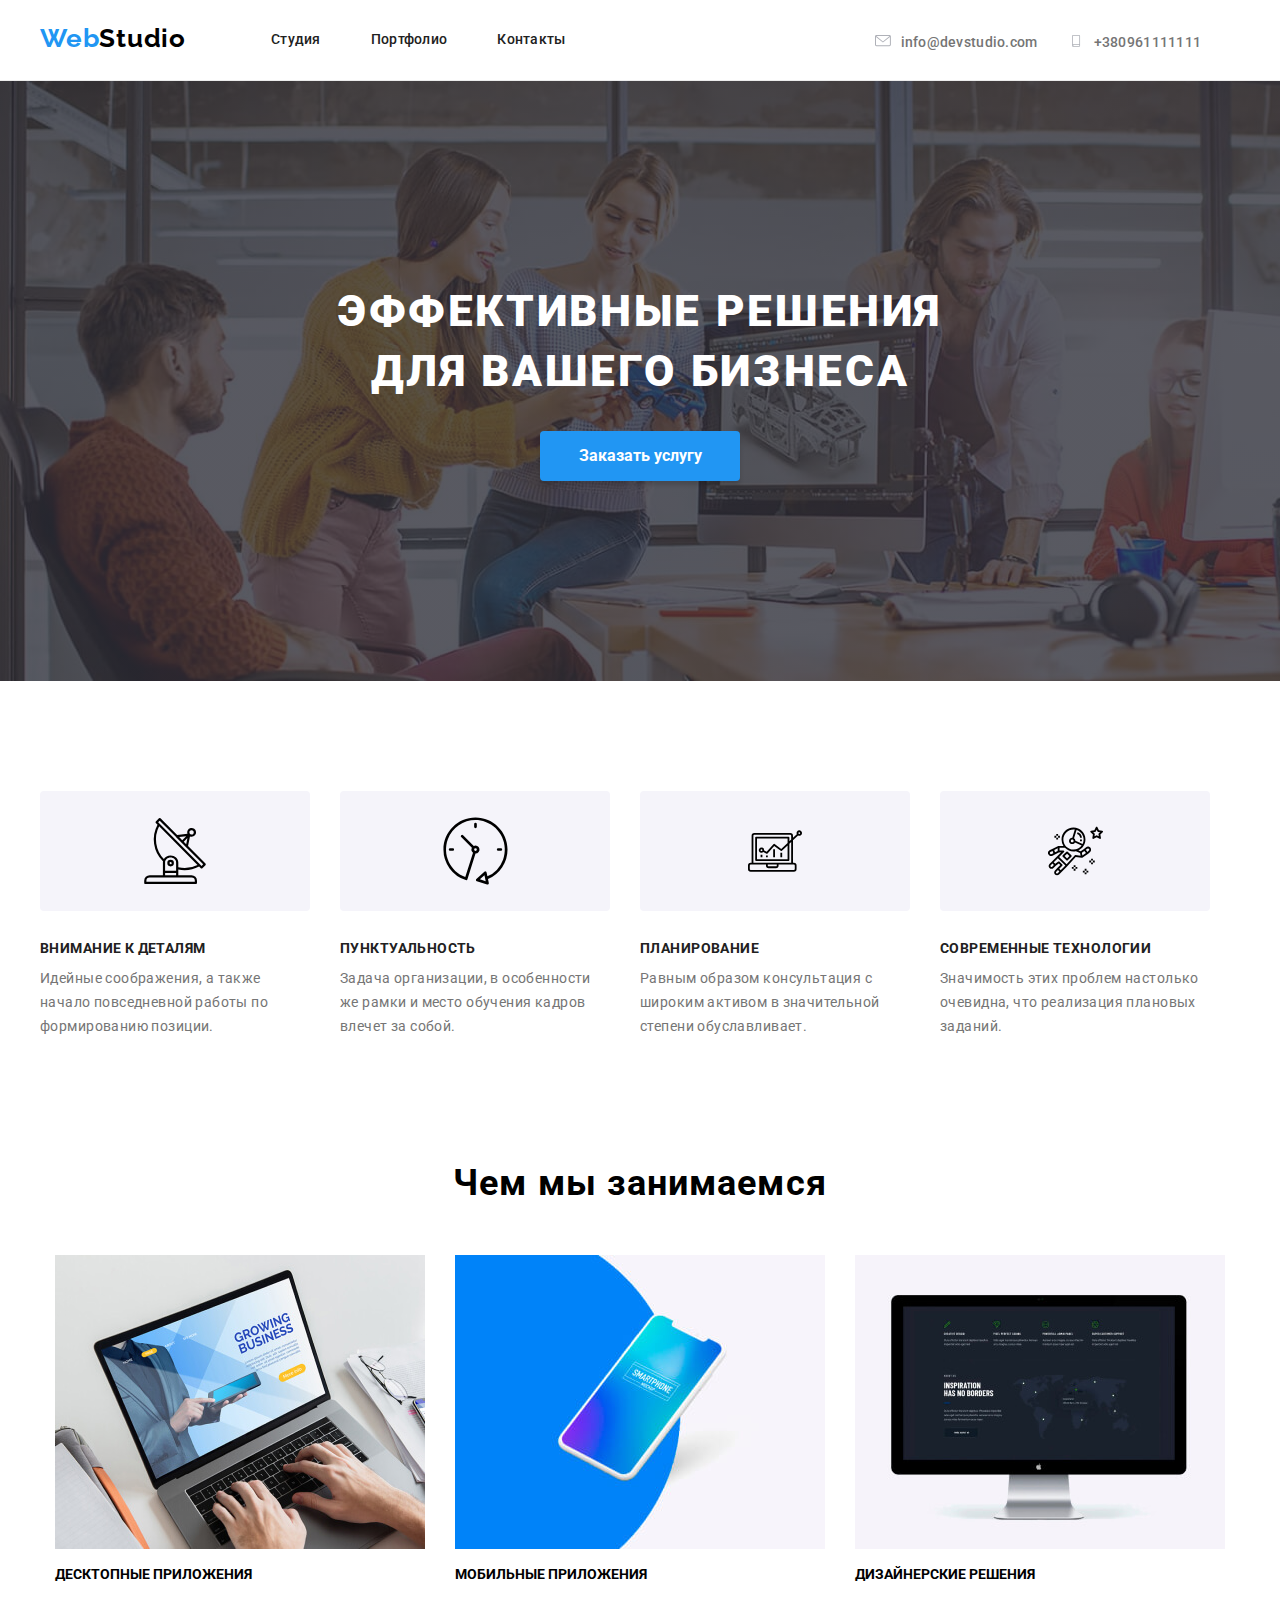
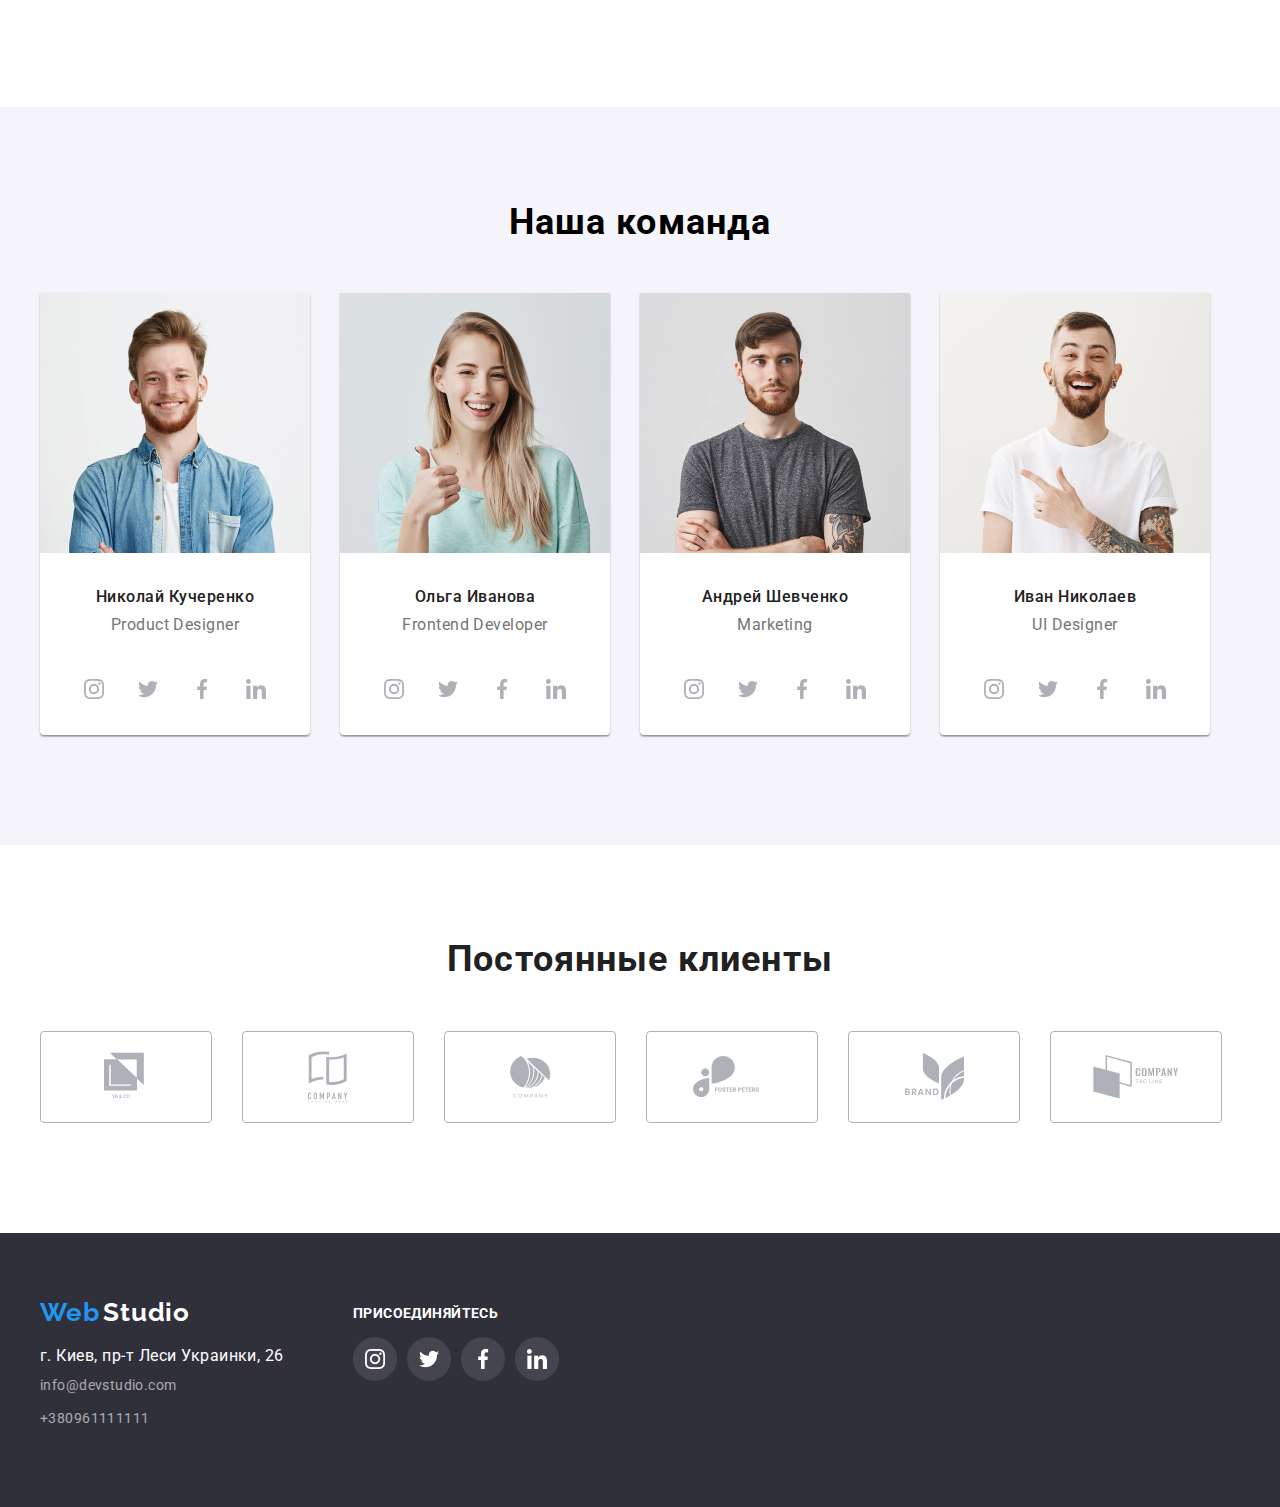
<file: index.html>
<!DOCTYPE html>
<html lang="ru">
    <!---то, что отображается в имени вкладки-->
<head>
    <meta charset="UTF-8">
    <meta name="viewport" content="width=device-width, initial-scale=1.0">
    <title>Document</title>
    <link href="https://fonts.googleapis.com/css2?family=Raleway:wght@700&family=Roboto:wght@400;500;700;900&display=swap" rel="stylesheet">
    <link rel="stylesheet" href="./styles.css">
    <link rel="stylesheet" href="./normalize.css">
</head>

<body>

    <!---шапкa-->
    
    <header class="header">
        <div class="container">
                    <nav class="navigation-pannel">
                        <a href="#" class="logo-link"> <Span class="first-part-of-logo">Web</Span><span class="second-part-of-logo">Studio</span> </a>
                        <ul class="navigation-items">
                            <li  class="navigation"> <a href="./index.html" class="link">Студия</a></li>
                            <li class="navigation"> <a href="./portfolio.html" class="link">Портфолио</a></li>
                            <li class="navigation"> <a href="#" class="link" >Контакты</a></li>
                        </ul>
                    </nav>
                    <div class="contact-info flex-container">
                        <a href="mailto:info@devstudio.com" class="contact"><svg class="header-svg" width=16 height=12> <use href="./sprite.svg#icon-header-envelope"></use>  </svg>info@devstudio.com</a>
                        <a href="tel:+380961111111" class="contact"><svg class="header-svg" width=16 height=12> <use href="./sprite.svg#icon-header-phone"></use></svg>+380961111111</a>
                    </div>
            
        </div>
</header>

<main>
<!---hero-->

    <section class="hero-section">
        <div class="container">
            <h1 class="hero-section-header">Эффективные решения для  Вашего бизнеса</h1>
            <a href="#" class="hero-section-button">Заказать услугу</a>
        </div>
    </section>

<section class="our-benefits">
    <div class="container">
            <!---Этот заголовок нужно будет скрыть позднее-->
                <h2 class="to-hide">Наши преимущества</h2>
            <!---Этот заголовок нужно будет скрыть позднее-->
        <ul class="flex-container our-benefits-list">
            <Li class="our-benefits-item">
                <div class="benefits-svg"><svg  width=66 height=70> <use href="./sprite.svg#icon-benefit1"></use></svg></div>
                
                <h3  class="our-benefits-header">Внимание к деталям</h3>
                <p  class="our-benefits-description">Идейные соображения, а также начало повседневной работы по формированию позиции.</p>
            </Li>
                
            <Li class="our-benefits-item">
                <div class="benefits-svg"><svg  width=67 height=70> <use href="./sprite.svg#icon-benefit2"></use></svg></div>
                
                <h3 class="our-benefits-header">Пунктуальность</h3>
                <p class="our-benefits-description">Задача организации, в особенности же рамки и место обучения кадров влечет за собой.</p>
            </Li>

            <Li class="our-benefits-item">
                <div class="benefits-svg"><svg  width=70 height=54> <use href="./sprite.svg#icon-benefit3"></use></svg></div>
                
                <h3 class="our-benefits-header">Планирование</h3>
                <p class="our-benefits-description">Равным образом консультация с широким активом в значительной степени обуславливает.</p>
            </Li>
            <Li class="our-benefits-item">
                <div class="benefits-svg"> <svg  width=55 height=60> <use href="./sprite.svg#icon-benefit4"></use></svg></div>
               
                <h3 class="our-benefits-header">Современные технологии</h3>
                <p class="our-benefits-description">Значимость этих проблем настолько очевидна, что реализация плановых заданий.</p>
            </Li>
        </ul>
    </div>
</section>

<!---Чем мы занимаемся-->


    <section class="what-we-are-doing">
        <div class="container">
            <h2 class="what-we-are-doing-header">Чем мы занимаемся</h2>
            <ul class="flex-container what-we-are-doing-example">

                <li class="what-we-are-doing-item">
                    <img src="./what-we-are-doing-pic/what-we-do-1.jpg" alt="ДЕСКТОПНЫЕ ПРИЛОЖЕНИЯ" width="370" height="294">
                    <P class="what-we-are-doing-list">ДЕСКТОПНЫЕ ПРИЛОЖЕНИЯ</P>
                </li> 

                <li  class="what-we-are-doing-item">
                    <img src="./what-we-are-doing-pic/what-we-do-2.jpg" alt="МОБИЛЬНЫЕ ПРИЛОЖЕНИЯ" width="370" height="294">
                    <P class="what-we-are-doing-list">МОБИЛЬНЫЕ ПРИЛОЖЕНИЯ</P>
                </li>

                <li class="what-we-are-doing-item">
                    <img src="./what-we-are-doing-pic/what-we-do-3.jpg" alt="ДИЗАЙНЕРСКИЕ РЕШЕНИЯ" width="370" height="294">
                    <P class="what-we-are-doing-list">ДИЗАЙНЕРСКИЕ РЕШЕНИЯ</P>
                </li> 
            </ul>
        </div>
    </section>

    <!---Наша команда-->
    
    <section class="our-team-section">
        <div class="container">
        <h2 class="our-team-section-header">Наша команда</h2>
        <ul class="flex-container our-team-list" >
            <li class="our-team-member">
                <img src="./team/teammember1.jpg" alt="Николай Кучеренко" width="270" height="260">
                <div class="team-frame">
                <h3 class="our-team-name">Николай Кучеренко</h3>
                <p class="our-team-position">  Product Designer</p>
                <ul class="our-team-social-links flex-container ">
                    <li><a class="team-links" href="#" aria-label="Иконка инстаграма" ><svg class="team-svg" width=20 height=20> <use href="./sprite.svg#icon-instagram-team"></use></svg> </a></li>
                    <li><a class="team-links" href="#" aria-label="Иконка твиттера" ><svg class="team-svg" width=20 height=20> <use href="./sprite.svg#icon-twitter-team"></use></svg></a></li>
                    <li><a class="team-links" href="#" aria-label="Иконка фейсбука" ><svg class="team-svg" width=20 height=20> <use href="./sprite.svg#icon-facebook-team"></use></svg></a></li>
                    <li><a class="team-links" href="#" aria-label="Иконка линкедина" ><svg class="team-svg" width=20 height=20> <use href="./sprite.svg#icon-linkedin-team"></use></svg></a></li>
                </ul>
            </div>
            </li>
            <li class="our-team-member">
                <img src="./team/teammember2.jpg" alt="Ольга Иванова" width="270" height="260">
                <h3 class="our-team-name">Ольга Иванова</h3>
                <p class="our-team-position">  Frontend Developer</p>
                <ul class="our-team-social-links  flex-container">
                    <li><a class="team-links" href="#" aria-label="Иконка инстаграма" class=team-links><svg class="team-svg" width=20 height=20> <use href="./sprite.svg#icon-instagram-team"></use></svg> </a></li>
                    <li><a class="team-links" href="#" aria-label="Иконка твиттера" class=team-links><svg class="team-svg" width=20 height=20> <use href="./sprite.svg#icon-twitter-team"></use></svg></a></li>
                    <li><a class="team-links" href="#" aria-label="Иконка фейсбука" class=team-links><svg class="team-svg" width=20 height=20> <use href="./sprite.svg#icon-facebook-team"></use></svg></a></li>
                    <li><a class="team-links" href="#" aria-label="Иконка линкедина" class=team-links><svg class="team-svg" width=20 height=20> <use href="./sprite.svg#icon-linkedin-team"></use></svg></a></li>
                </ul>
                
            </li>
            <li class="our-team-member">
                <img src="./team/teammember3.jpg" alt="Андрей Шевченко" width="270" height="260">
                <h3 class="our-team-name">Андрей Шевченко</h3>
                <p class="our-team-position">  Marketing</p>
                <ul class="our-team-social-links  flex-container">
                    <li><a class="team-links" href="#" aria-label="Иконка инстаграма" ><svg class="team-svg" width=20 height=20> <use href="./sprite.svg#icon-instagram-team"></use></svg> </a></li>
                    <li><a class="team-links" href="#" aria-label="Иконка твиттера" ><svg class="team-svg" width=20 height=20> <use href="./sprite.svg#icon-twitter-team"></use></svg></a></li>
                    <li><a class="team-links" href="#" aria-label="Иконка фейсбука" ><svg class="team-svg" width=20 height=20> <use href="./sprite.svg#icon-facebook-team"></use></svg></a></li>
                    <li><a class="team-links" href="#" aria-label="Иконка линкедина" ><svg class="team-svg" width=20 height=20> <use href="./sprite.svg#icon-linkedin-team"></use></svg></a></li>
                </ul>
            </li>
            <li class="our-team-member "><img src="./team/teammember4.jpg" alt="Иван Николаев" width="270" height="260">
                <h3 class="our-team-name">Иван Николаев</h3>
                <p class="our-team-position">  UI Designer</p>
                <ul class="our-team-social-links flex-container">
                    <li><a class="team-links" href="#" aria-label="Иконка инстаграма" ><svg class="team-svg" width=20 height=20> <use href="./sprite.svg#icon-instagram-team"></use></svg> </a></li>
                    <li><a class="team-links" href="#" aria-label="Иконка твиттера" ><svg class="team-svg" width=20 height=20> <use href="./sprite.svg#icon-twitter-team"></use></svg></a></li>
                    <li><a class="team-links" href="#" aria-label="Иконка фейсбука" ><svg class="team-svg" width=20 height=20> <use href="./sprite.svg#icon-facebook-team"></use></svg></a></li>
                    <li><a class="team-links" href="#" aria-label="Иконка линкедина" ><svg class="team-svg" width=20 height=20> <use href="./sprite.svg#icon-linkedin-team"></use></svg></a></li>
                </ul>
            </li>
        </ul>
    </div>
    </section>
    

<!---добавить логотипы партнеров через css-->
            <section class="our-clients-section">
                <div class="container">
                <h2 class="our-clients-header">Постоянные клиенты</h2>
                <ul class="our-clients-list flex-container">
                    <li class="client-picture">  
                        <a href="#"  class="client-link"><svg class="client-svg" width=44 height=50> <use href="./sprite.svg#icon-Client1"></use></svg></a>
                    </li>
                    <li class="client-picture">
                        <a href="#" class="client-link"><svg class="client-svg" width=40 height=52> <use href="./sprite.svg#icon-Client2"></use></svg></a>
                    </li>
                    <li class="client-picture">
                        <a href="#" class="client-link"><svg class="client-svg" width=41 height=42> <use href="./sprite.svg#icon-Client3"></use></svg></a>
                    </li>
                    <li class="client-picture"> 
                        <a href="#"  class="client-link"><svg class="client-svg" width=79 height=42> <use href="./sprite.svg#icon-Client4"></use></svg></a>
                    </li>
                    <li class="client-picture">  
                        <a href="#" class="client-link"><svg class="client-svg" width=59 height=47> <use href="./sprite.svg#icon-Client5"></use></svg></a>
                    </li>
                    <li class="client-picture">
                        <a href="#" class="client-link"> <svg class="client-svg" width=88 height=44> <use href="./sprite.svg#icon-Client6"></use></svg></a>
                    </li>
                </ul>
                </div>
            </section>
    
</main>
<footer class="footer">
    <div class="container ">
        <div class="footer-first-part">
            <a href="#"> <Span class="first-part-of-logo">Web</Span>     <span class="second-part-of-logo">Studio</span></a> 
            <ul class="footer-items">
                <li>
                    <address><a href="https://goo.gl/maps/x4Y2dLEXptk87ys2A" target="blank" class="footer-address">г. Киев, пр-т Леси Украинки, 26</a></address>
                </li>
                <Li class="footer-contacts">   
                    <a href="mailto:info@devstudio.com" class="footer-contact">info@devstudio.com</a>
                    <a href="tel:+380961111111" class="footer-contact">+380961111111</a>
                </li>
            </ul>
        </div>
   
            <div class="join-us-link">
                <h2 class="join-us-header">Присоединяйтесь</h2>
                <ul class="join-us">
                     <li class="footer-link"><a class="footer-social" href="" aria-label="Иконка инстаграма" > <img src="./footer-pic/instagram-footer.png" alt="Иконка инстаграма" height="20" width="20"></a></li>
                     <li class="footer-link"><a class="footer-social" href="" aria-label="Иконка твиттера" > <img src="./footer-pic/twitter-footer.png" alt="Иконка твиттера" height="20" width="20"></a></li>
                     <li class="footer-link"><a class="footer-social" href="" aria-label="Иконка фейсбука" > <img src="./footer-pic/facebook-footer.png" alt=" Иконка фейсбука" height="20" width="20"></a></li>
                     <li class="footer-link"><a class="footer-social" href="" aria-label="Иконка линкедина" > <img src="./footer-pic/linkedin-footer.png" alt="Иконка линкедина" height="20" width="20"></a></li>
                </ul>
            </div>

        </div>
</footer>


    
</body>
</html>
</file>
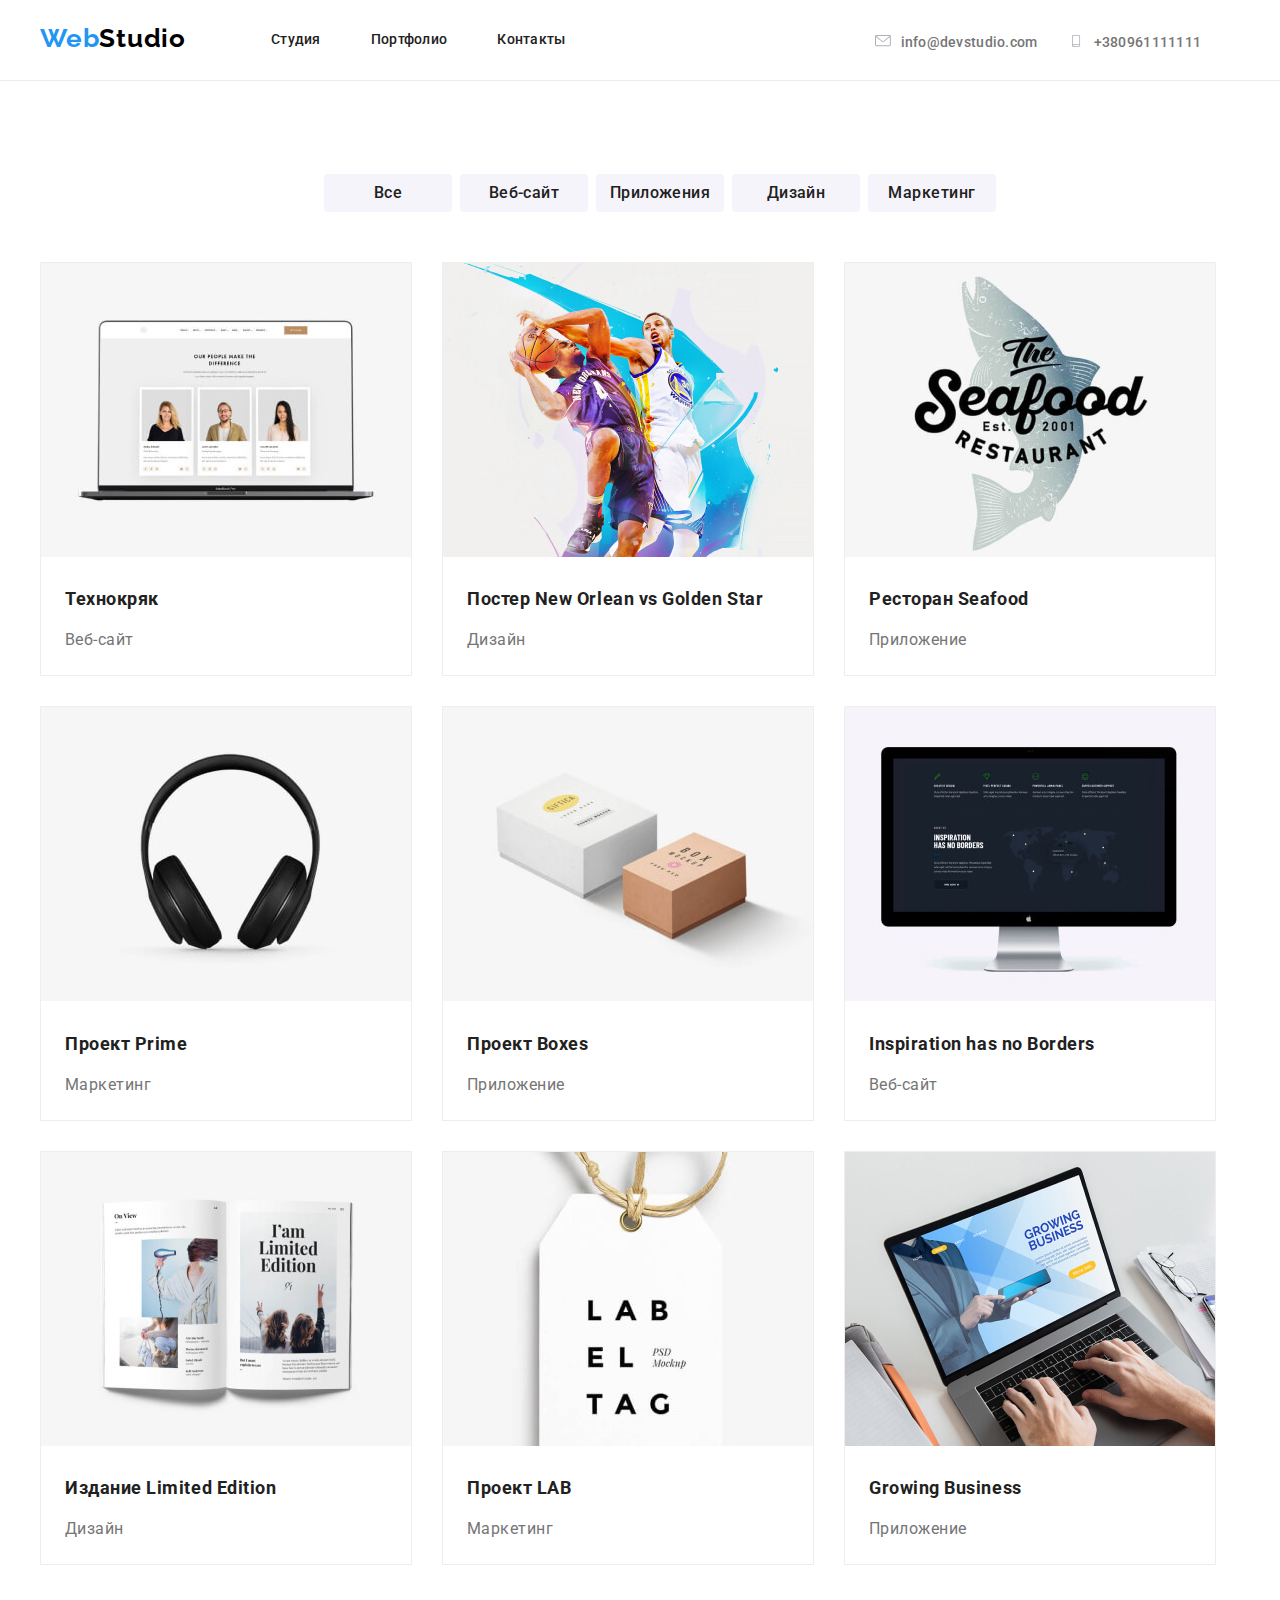
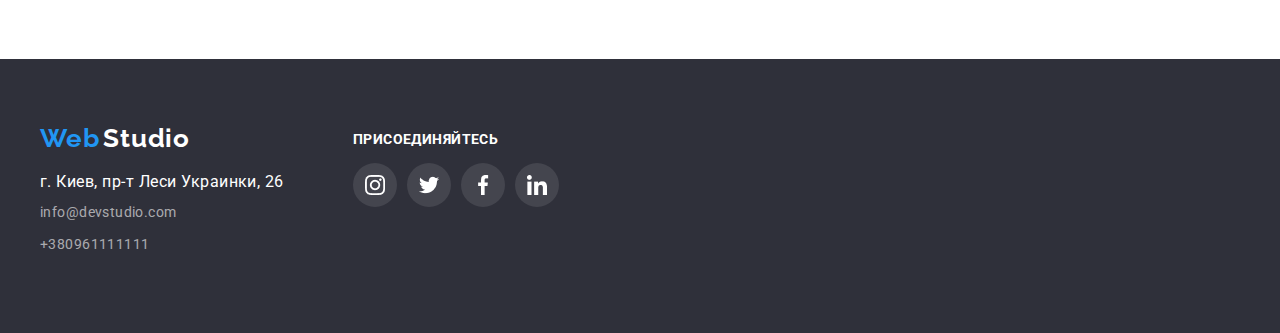
<file: portfolio.html>
<!DOCTYPE html>
<html lang="ru">
<head>
    <meta charset="UTF-8">
    <meta name="viewport" content="width=device-width, initial-scale=1.0">
    <title>Document</title>
    <link href="https://fonts.googleapis.com/css2?family=Raleway:wght@700&family=Roboto:wght@400;500;700;900&display=swap" rel="stylesheet">
    <link rel="stylesheet" href="styles.css">
    <link rel="stylesheet" href="normalize.css">
</head>
<body>
            <!---шапкa-->
            <header class="header">
                <div class="container">
                            <nav class="navigation-pannel">
                                <a href="#" class="logo-link"> <Span class="first-part-of-logo">Web</Span><span class="second-part-of-logo">Studio</span> </a>
                                <ul class="navigation-items">
                                    <li  class="navigation"> <a href="./index.html" class="link">Студия</a></li>
                                    <li class="navigation"> <a href="./portfolio.html" class="link">Портфолио</a></li>
                                    <li class="navigation"> <a href="#" class="link" >Контакты</a></li>
                                </ul>
                            </nav>
                            <div class="contact-info flex-container">
                                <a href="mailto:info@devstudio.com" class="contact"><svg class="header-svg" width=16 height=12> <use href="./sprite.svg#icon-header-envelope"></use>  </svg>info@devstudio.com</a>
                                <a href="tel:+380961111111" class="contact"><svg class="header-svg" width=16 height=12> <use href="./sprite.svg#icon-header-phone"></use></svg>+380961111111</a>
                            </div>
                    
                </div>
        </header>
        
    
        <main>
            <!--секция кнопок-->
            <section class="filter-buttons">
                <div class="container"></div>
                <h1 hidden>gallery</h1>
                <ul class="gallery-items">
                    <li class="button-portfolio"><a href="#" class="btn-list">Все</a></li>
                    <li class="button-portfolio"><a href="#" class="btn-list">Веб-сайт</a></li>
                    <li class="button-portfolio"><a href="#" class="btn-list">Приложения</a></li>
                    <li class="button-portfolio"><a href="#" class="btn-list">Дизайн</a></li>
                    <li class="button-portfolio"><a href="#" class="btn-list">Маркетинг</a></li>  
                </ul>
            </div>
            </section>
            <!--работы портфолио-->
            <section class=" portfolio">
                <div class="container">
                    <ul class="portfolio-list">
                        <li class="portfolio-item"> 
                            <img class="portfolio-pic" src="./portfolio-pic/portfolio1.jpg" alt="пример работы 1">
                            <h2 class="portfolio-list-header"> Технокряк</h2>
                            <p class="portfolio-list-description">Веб-сайт</p>
                            <p hidden>Технокряк это современная площадка распространения коронавируса. Компании используют эту платформу для цифрового шпионажа и атак на защищённые сервера конкурентов.</p>
                        </li>
                        <li class="portfolio-item">
                            <img class="portfolio-pic" src="./portfolio-pic/portfolio2.jpg" alt="пример работы 2">
                            <h2 class="portfolio-list-header">Постер New Orlean vs Golden Star</h2>
                            <p class="portfolio-list-description">Дизайн</p>
                        </li>
                        <li class="portfolio-item">
                            <img class="portfolio-pic" src="./portfolio-pic/portfolio3.jpg" alt="пример работы 3">
                            <h2 class="portfolio-list-header">Ресторан Seafood</h2>
                            <p class="portfolio-list-description">Приложение</p>
                        </li>
                        <li class="portfolio-item">
                            <img class="portfolio-pic" src="./portfolio-pic/portfolio4.jpg" alt="пример работы 4">
                            <h2 class="portfolio-list-header">Проект Prime</h2>
                            <p class="portfolio-list-description">Маркетинг</p>
                        </li>
                        <li class="portfolio-item">
                            <img  class="portfolio-pic"src="./portfolio-pic/portfolio5.jpg" alt="пример работы 5">
                            <h2 class="portfolio-list-header">Проект Boxes</h2>
                            <p class="portfolio-list-description">Приложение</p>
                        </li>
                        <li class="portfolio-item">
                            <img  class="portfolio-pic"src="./portfolio-pic/portfolio6.jpg" alt="пример работы 6">
                            <h2 class="portfolio-list-header">Inspiration has no Borders</h2>
                            <p class="portfolio-list-description">Веб-сайт</p>
                        </li>
                        <li class="portfolio-item">
                            <img  class="portfolio-pic"src="./portfolio-pic/portfolio7.jpg" alt="пример работы 7">
                            <h2 class="portfolio-list-header">Издание Limited Edition</h2>
                            <p class="portfolio-list-description">Дизайн</p>
                        </li>
                        <li class="portfolio-item">
                            <img  class="portfolio-pic"src="./portfolio-pic/portfolio8.jpg" alt="пример работы 8">
                            <h2 class="portfolio-list-header">Проект LAB</h2>
                            <p class="portfolio-list-description">Маркетинг</p>
                        </li>
                        <li class="portfolio-item">
                             <img  class="portfolio-pic"src="./portfolio-pic/portfolio9.jpg" alt="пример работы 9">
                            <h2 class="portfolio-list-header">Growing Business</h2>
                            <p class="portfolio-list-description">Приложение</p>
                        </li>
                    </ul>
                </div>    
            </section>
            
        </main>
        <footer class="footer">
            <div class="container ">
                <div class="footer-first-part">
                    <a href="#"> <Span class="first-part-of-logo">Web</Span>     <span class="second-part-of-logo">Studio</span></a> 
                    <ul class="footer-items">
                        <li>
                            <address><a href="https://goo.gl/maps/x4Y2dLEXptk87ys2A" target="blank" class="footer-address">г. Киев, пр-т Леси Украинки, 26</a></address>
                        </li>
                        <Li class="footer-contacts">   
                            <a href="mailto:info@devstudio.com" class="footer-contact">info@devstudio.com</a>
                            <a href="tel:+380961111111" class="footer-contact">+380961111111</a>
                        </li>
                    </ul>
                </div>
           
                    <div class="join-us-link">
                        <h2 class="join-us-header">Присоединяйтесь</h2>
                        <ul class="join-us">
                             <li class="footer-link"><a class="footer-social" href="" aria-label="Иконка инстаграма" > <img src="./footer-pic/instagram-footer.png" alt="Иконка инстаграма" height="20" width="20"></a></li>
                             <li class="footer-link"><a class="footer-social" href="" aria-label="Иконка твиттера" > <img src="./footer-pic/twitter-footer.png" alt="Иконка твиттера" height="20" width="20"></a></li>
                             <li class="footer-link"><a class="footer-social" href="" aria-label="Иконка фейсбука" > <img src="./footer-pic/facebook-footer.png" alt=" Иконка фейсбука" height="20" width="20"></a></li>
                             <li class="footer-link"><a class="footer-social" href="" aria-label="Иконка линкедина" > <img src="./footer-pic/linkedin-footer.png" alt="Иконка линкедина" height="20" width="20"></a></li>
                        </ul>
                    </div>
        
                </div>
        </footer>
    
</body>
</html>
</file>
<file: styles.css>
html{
    box-sizing: border-box;

}

*
*::before,
*::after{
    box-sizing: inherit;
    margin: 0px;
    padding: 0px;
}



:root{
    --background-color:#fff;
    --accent-color: #2196F3;
    --header-color: #212121;
    --subheader-color: #757575;
}

body {
    font-family: 'Roboto', sans-serif;
    background-color: var(--background-color);  
 }

.container{
    width: 1200px;
    padding-left:15px;
    padding-right:15px;
    margin: 0 auto;
}
/*logo*/


.logo-link{
    margin-right: 85px;
    padding-top: 19px;
    padding-bottom: 25px;
}

.first-part-of-logo{
    font-family: Raleway;
    font-style: normal;
    font-weight: bold;
    font-size: 26px;
    line-height: 1.47;
    color: var(--accent-color);
    letter-spacing: 0.03em;
    
}
.second-part-of-logo{
    font-family: Raleway;
    font-style: normal;
    font-weight: bold;
    font-size: 26px;
    line-height: 1.47px;
    color: black;
    letter-spacing: 0.03em;   
}


.header{
    height: 80px;
    border-bottom: 1px solid #ECECEC;;
}
/*header without logo*/
.header a {
    text-decoration: none;
    font-weight: 500;
    font-size: 14px;
    line-height: 1.14;
    letter-spacing: 0.02em;
}


.navigation-pannel{
    display: inline-flex;

 }

 
 .header .flex-container{
    display: inline-flex;
    align-content: baseline;
 }

 .navigation-items {
    list-style-type: none;
    padding-left: 0;
    margin-top: 0;
    margin-bottom: 0;
 }
 
.portfolio-header{
    border-bottom:  1px solid #ECECEC;
}
 .navigation-items .link {
    display: block;
    padding-top: 32px;
    padding-bottom: 32px;
}

.navigation-items :not(:last-child){
    margin-right: 50px;
}

.flex-container {
    display: flex;
    align-items: center;
    padding-left: 0;
}



.navigation-items .link:hover,
.navigation-items .link:focus{
    color: var(--accent-color);
    
}

.navigation-items .link:hover::after{
    display: block;
    width: 100%;
    height: 4px;
    background-color:var(--accent-color);
    border-radius: 2px;
    content: "";
    margin-bottom: 0;
    margin-top: 30px;
}

.navigation-items a {
    color:var(--header-color);
}

.navigation-items{
    display: flex;
}

.contact-info :hover,
.contact-info :focus{ 
    color: var(--accent-color);
}

.contact:hover .header-svg,
.contact:focus .header-svg{
    fill: var(--accent-color);
}

.contact-info{
    padding-left: 305px;
}

.header-svg{
    fill: #AFB1B8;
    margin-right: 10px;
}


.contact-info a{
    color:var(--subheader-color)

}

.contact-info .contact{
    margin-right: 30px;  
    padding-top: 32px;
    padding-bottom: 32px;     
}

.contact-info .contact:last-child{
    margin-right: 0px;
}

/*hero section*/

.hero-section{
    padding-bottom: 200px;
    padding-top: 200px;
    background-image:linear-gradient(rgba(47, 48, 58, 0.8),rgba(47, 48, 58, 0.8)), url('./hero-section-pic/hero.jpg');
    background-color: blue;
}

.hero-section .container{

    display: flex ;
    flex-direction: column;
    align-items: center;  
    
}

.hero-section-header{ 
    font-family: Roboto;
    font-style: normal;
    font-weight: 900;
    font-size: 44px;
    line-height: 60px;
    /* or 136% */
    
    text-align: center;
    letter-spacing: 0.06em;
    text-transform: uppercase;
    width: 696px;
    margin-top: 0;
    margin-bottom: 30px;
    color: #ffffff;
    
   }


.hero-section-button:hover{
    background-color: var(--accent-color);
    color:#fff ;
}

.hero-section-button{
    display: inline-block;
    font-weight: bold;
    font-size: 16px;
    line-height: 1.80;
    display: inline-flex;
    justify-content: center;
    align-items: center;
    background-color: var(--accent-color);
    color: #fff;
    height: 50px;
    width: 200px;
    text-decoration: none;
    box-shadow: 0px 4px 4px rgba(0, 0, 0, 0.15);
    border-radius: 4px;
}


/*Наши преимущества*/

.to-hide{
    display: none;
}

.our-benefits li{
    list-style-type: none;
}

.our-benefits{
    padding-bottom: 94px;
    padding-top: 94px;
}



.benefits-svg{
    display: flex;
    background-color: #F5F4FA;
    width: 270px;
    border-radius: 4px;
    height: 120px;
    justify-content: center;
    align-items: center;
    
}
.our-benefits-header{
    font-weight: bold;
    font-size: 14px;
    line-height: 1.14;
    text-transform: uppercase;
    color: var(--header-color);
    letter-spacing: 0.03em;
    margin-top: 30px;
    margin-bottom: 10px;
}

.our-benefits-description{
    font-weight: normal;
    font-size: 14px;
    line-height: 1.71;
    color: var(--subheader-color);
    letter-spacing: 0.03em;
    margin-top: 0px;
    width: 270px;
}

.our-benefits-list .our-benefits-item{
    margin-right: 30px;   
   
}

.our-benefits-list .our-benefits-item:last-child{
    margin-right: 0;
}

.our-benefits> .flex-container {
    padding-left: 0;
    margin-top: 0;  
}

/*чем мы занимаемся*/
.what-we-are-doing li{
    list-style-type: none;
}

.what-we-are-doing{
    padding-bottom: 94px; 
}

.what-we-are-doing-header{
    font-weight: bold;
    font-size: 36px;
    line-height: 1.16;
    letter-spacing: 0.03em;
    margin-top: 0px;
    margin-bottom: 50px;
    text-align: center;
}


.what-we-are-doing-example .what-we-are-doing-item{
    margin-right: 30px;
}

.what-we-are-doing-example{
    justify-content: center;
}
.what-we-are-doing-example .what-we-are-doing-item:last-child{
    margin-right: 0px;
}

.what-we-are-doing>.flex-container{
    margin-top: 0px; 
}

.what-we-are-doing-example .what-we-are-doing-item{
padding-left: 0px;
}

.what-we-are-doing-list{
    font-weight: bold;
    font-size: 14px;
    line-height: 1.14;
    text-transform: uppercase;
    /*color: #fff;*/
    background-color:;
}

/*our team*/
.wrapper{
    background-color: #F5F4FA;
    display: block;
}
.our-team-section li{
    list-style-type: none;
}

.our-team-section-header{
    margin-top: 0px;
    margin-bottom: 50px;
    font-weight: bold;
    font-size: 36px;
    line-height: 42px;
    text-align: center;
    letter-spacing: 0.03em;
}
.our-team-section{
    background-color: #F5F4FA;
    background-size: 100%;
    padding-bottom: 94px;
    padding-top: 94px;
}

.our-team-list {
    padding-left: 0px;
    margin-top: 0;  
}

.our-team-member,
.our-team-position,
.our-team-social-links{
   text-align: center;
}

.our-team-list .our-team-member:not(:last-child){
    margin-right: 30px;
}

.our-team-member{
    background-color: #fff;
    box-shadow: 0px 2px 1px rgba(0, 0, 0, 0.2), 0px 1px 1px rgba(0, 0, 0, 0.14), 0px 1px 3px rgba(0, 0, 0, 0.12);
    border-radius: 0px 0px 4px 4px;
}

.our-team-name{
    font-weight: 500;
    font-size: 16px;
    line-height: 19px;
    color: var(--header-color);
    letter-spacing: 0.03em;
    margin-top: 30px;
    margin-bottom: 10px;
}
.our-team-position{
    font-weight: normal;
    font-size: 16px;
    line-height: 1.18;
    color: var(--subheader-color);
    letter-spacing: 0.03em;
    margin-top: 0px;
    margin-bottom: 16px;
}
.our-team-social-links .team-links {
    display: flex;
    background-color:#fff;  
    border-radius: 50%;
    width: 44px;
    height:44px;
    justify-content: center;
    align-items: center;
}

.team-links:hover,
.team-links:focus{
    background-color:var(--accent-color); 
    color: #fff;
}

.team-links:hover .team-svg,
.team-links:focus .team-svg {
    fill: #FFFFFF
}
.team-svg{
    fill: #AFB1B8;
}

.our-team-social-links {
    padding-top: 16px;
    padding-bottom: 24px;
    justify-content: center;
}


/* .team-svg:hover{
   fill:#fff;
} */
.our-team-social-links >li{     
    margin-right: 10px;
}

.our-team-social-links >li:last-child{
    margin-right: 0;
}

.team-links{
    text-decoration: none;
}

/*наши постоянные клиенты*/
.our-clients-list .link:hover,
.our-clients-list .link:focus{
    color: var(--accent-color);
}

.our-clients-section{
    padding-bottom: 94px;
    padding-top: 94px;
}

.our-clients-list{
    padding-left: 0;

}

.client-svg{
    fill: #AFB1B8;
    
}

.client-link{
    display: flex;
    background-color: #fff;
    width: 170px;
    height: 90px;
    border: 1px solid  #AFB1B8;
    justify-content: center;
    align-items: center;
    border-radius: 4px;
}

.client-link:hover{
    background-color: #fff;
    border: 1px solid #2196F3;

}

.client-link:hover .client-svg{
    fill: #2196F3;
}



.our-clients-list .client-picture{
    margin-right: 30px;
}

.our-clients-list .client-picture:last-child{
    margin-right: 0;
}


.our-clients-header{
    font-weight: bold;
    font-size: 36px;
    line-height: 1.67x;
    color: var(--header-color);
    letter-spacing: 0.03em;
    margin-top: 0px;
    margin-bottom: 50px;
    text-align: center;
    
}

.our-clients-list li{
    text-decoration: none;
    list-style-type: none;
}

/*подвал*/

.footer a{
    text-decoration: none;
}
.footer{
    background-color: #2F303A;
}

.footer >.container{
    display: flex;
}
.footer .second-part-of-logo{
    font-family: Raleway;
    font-style: normal;
    font-weight: bold;
    font-size: 26px;
    line-height: 1.47px;
    color:#fff;
    letter-spacing: 0.03em;
}
.logo-link-footer{
    padding-top: 60px;
    margin-bottom: 20px;
}

.footer-first-part{
    padding-top: 60px;
    padding-bottom: 60px;
    margin-right: 69px;
}
.footer-items{
    text-decoration: none;
    list-style-type: none;
    letter-spacing: 0.03em;
    padding-left: 0;
}
.footer-address{
    color: #fff;
    font-style:normal;
    letter-spacing: 0.03em;
   
}

.footer-contacts .footer-contact{
    display: block;
    padding-right: 0;
    margin-top: 9px;
}

.footer-contact{
    font-weight: normal;
    font-size: 14px;
    line-height: 1.7; 
    color: rgba(255, 255, 255, 0.6);
    letter-spacing: 0.03em;
}

.join-us-link >.join-us-header,
.join-us{
    display:flex;
    vertical-align: top;
}

.footer{
    display: flex;
    
}


.footer-part-one  {
    margin-right: 69px;
    padding-right: 0px;
    width: ;
}

.footer-social{
    background-color:rgba(255, 255, 255, 0.1);
    border-radius: 50%;
    padding: 12px; 
    display: flex;
    justify-content: center;
    align-items: center;
}

.footer-social:hover{
    background-color: var(--accent-color);
}

.join-us {
    text-decoration: none;
    list-style-type: none;
    
}

.join-us {
    padding-left: 0;
}

.join-us >li:not(:last-child){
   
    padding-right: 10px;
}
.join-us-header{
    font-weight: bold;
    font-size: 14px;
    line-height: 16px;
    letter-spacing: 0.03em;
    text-transform: uppercase;
    color: #fff;
    letter-spacing: 0.03em;
    margin-top: 72px;
}

/*portfolio page*/



.gallery-items{
    text-decoration: none;
    list-style-type: none;

    display: flex;
    justify-content: center;
    
    
    padding-top: 93px;
    padding-bottom: 50px;
    margin-top: 0;
    margin-bottom: 0;
}




.btn-list{
    display: inline-flex;
    justify-content: center;
    align-items: center;
    width: 128px;
    height: 38px;
    background-color: #F5F4FA;
    border-radius: 4px;
    text-decoration: none;
    color: #212121;
    font-weight: 500;
    font-size: 16px;
    line-height: 26px;
    /* identical to box height, or 162% */
    text-align: center;
    letter-spacing: 0.03em;
}

    .gallery-items .button-portfolio:not(:last-child){
        margin-right: 8px;
    }

.btn-list:hover{
    color: #fff;
    background-color: var(--accent-color);
    box-shadow: 0px 2px 2px rgba(0, 0, 0, 0.12), 0px 1px 2px rgba(0, 0, 0, 0.08), 0px 3px 1px rgba(0, 0, 0, 0.1);
}

.portfolio-list{
    list-style-type: none;
    display: flex;
    flex-wrap: wrap;
    padding-left: 0px;
    margin-top: 0;
    margin-bottom: 0;
}

.portfolio-item{
    background: #FFFFFF;
    border: 1px solid #EEEEEE;
    margin-top: 30px;
}

.portfolio-item:nth-child(-n + 3){
    margin-top: 0;
}

.portfolio-item:hover{
    border: 1px solid #EEEEEE;
    box-shadow: 1px 4px 6px rgba(0, 0, 0, 0.16), 0px 4px 4px rgba(0, 0, 0, 0.06), 0px 1px 1px rgba(0, 0, 0, 0.12);
}
.pottfolio.pic{
    display:block;
}

.portfolio-list .portfolio.item{
    padding: 0px;
}

.portfolio-list .portfolio-item{
    margin-right: 30px;
}

.portfolio-list .portfolio-item:nth-child(3n){
    margin-right: 0;

}

.portfolio-list-header{
    font-weight: bold;
    font-size: 18px;
    line-height: 2;
    color: var(--header-color);
    letter-spacing: 0.03em;
    margin-top: 20px;
    margin-bottom: 8px;
    padding-left: 24px;
}
.portfolio-list-description{
    font-weight: normal;
    font-size: 16px;
    line-height: 1.87;
    color: var(--subheader-color);
    letter-spacing: 0.03em;
    margin-top: 0;
    margin-bottom: 20px;
    padding-left: 24px;
}


.portfolio{
    padding-bottom: 94px;
}

/*text-decoration: none;
    list-style-type: none;*/

    2n + 1

    
    2
</file>
